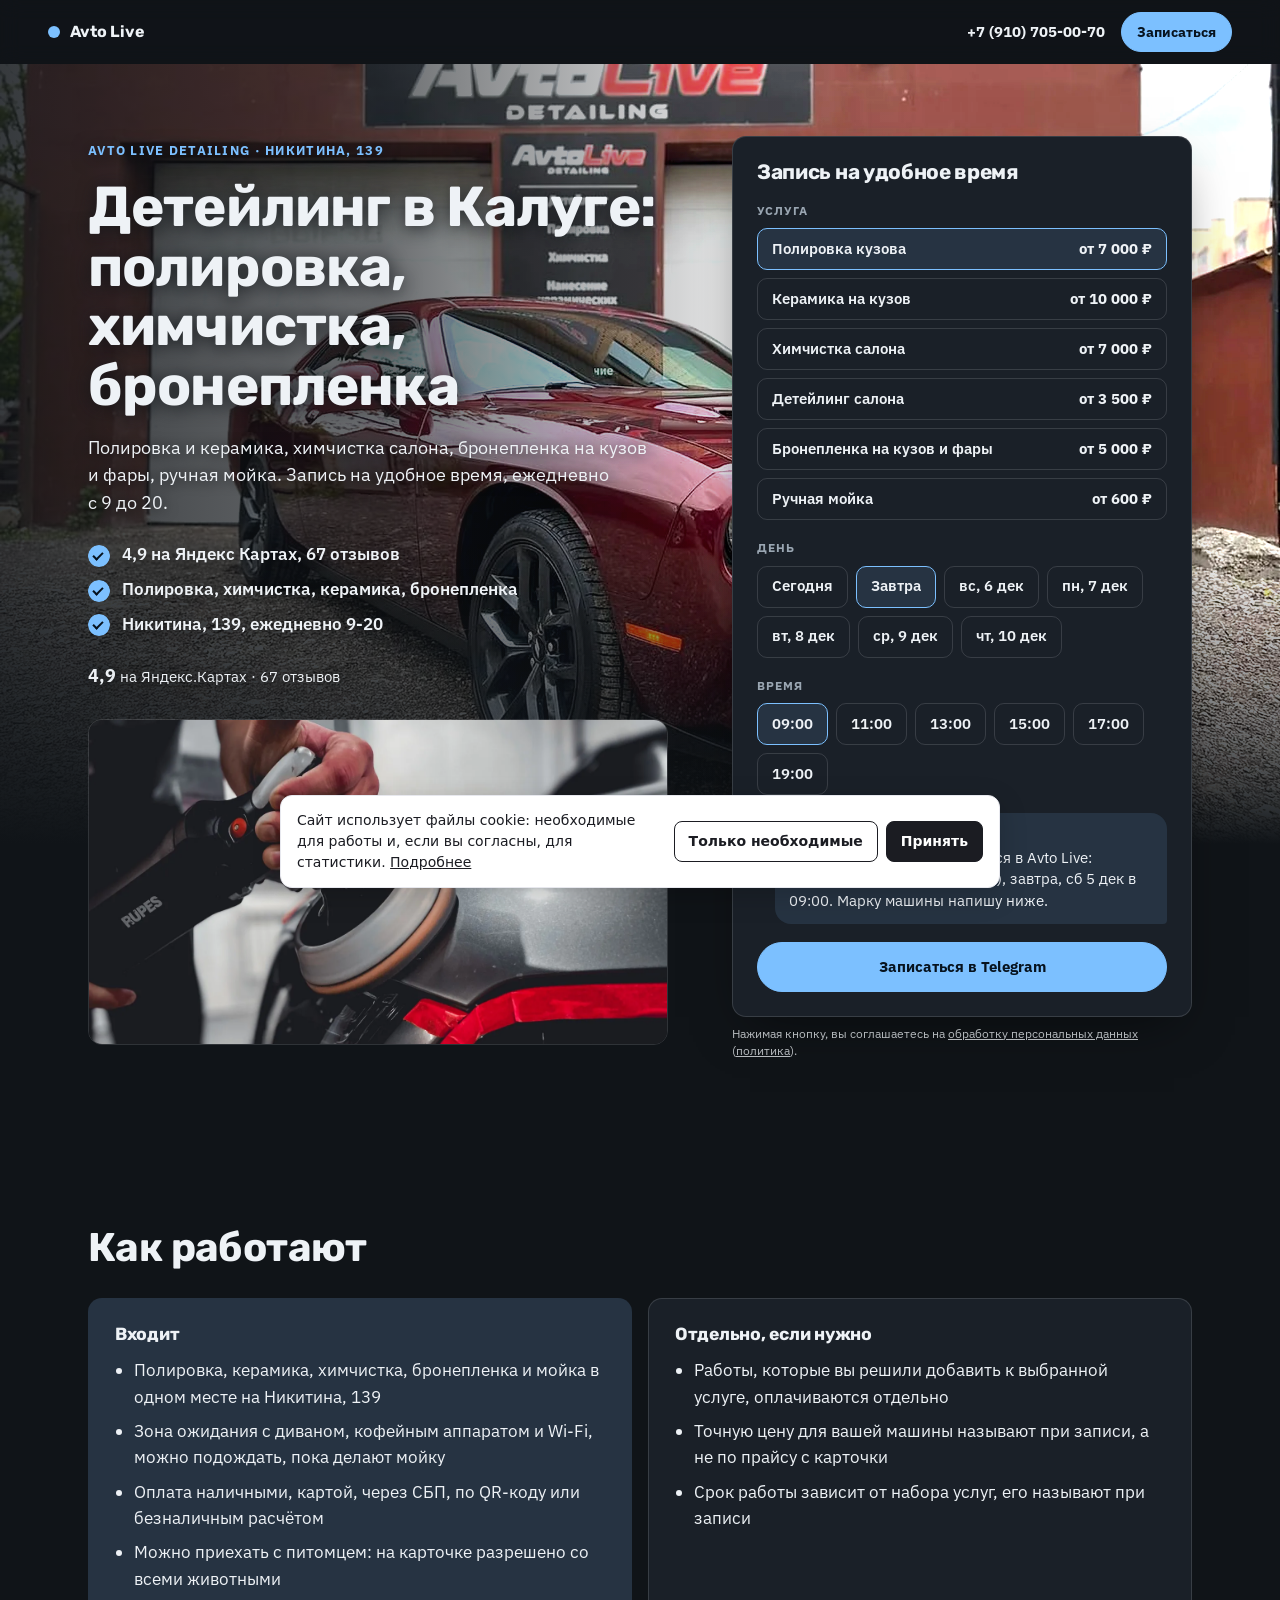
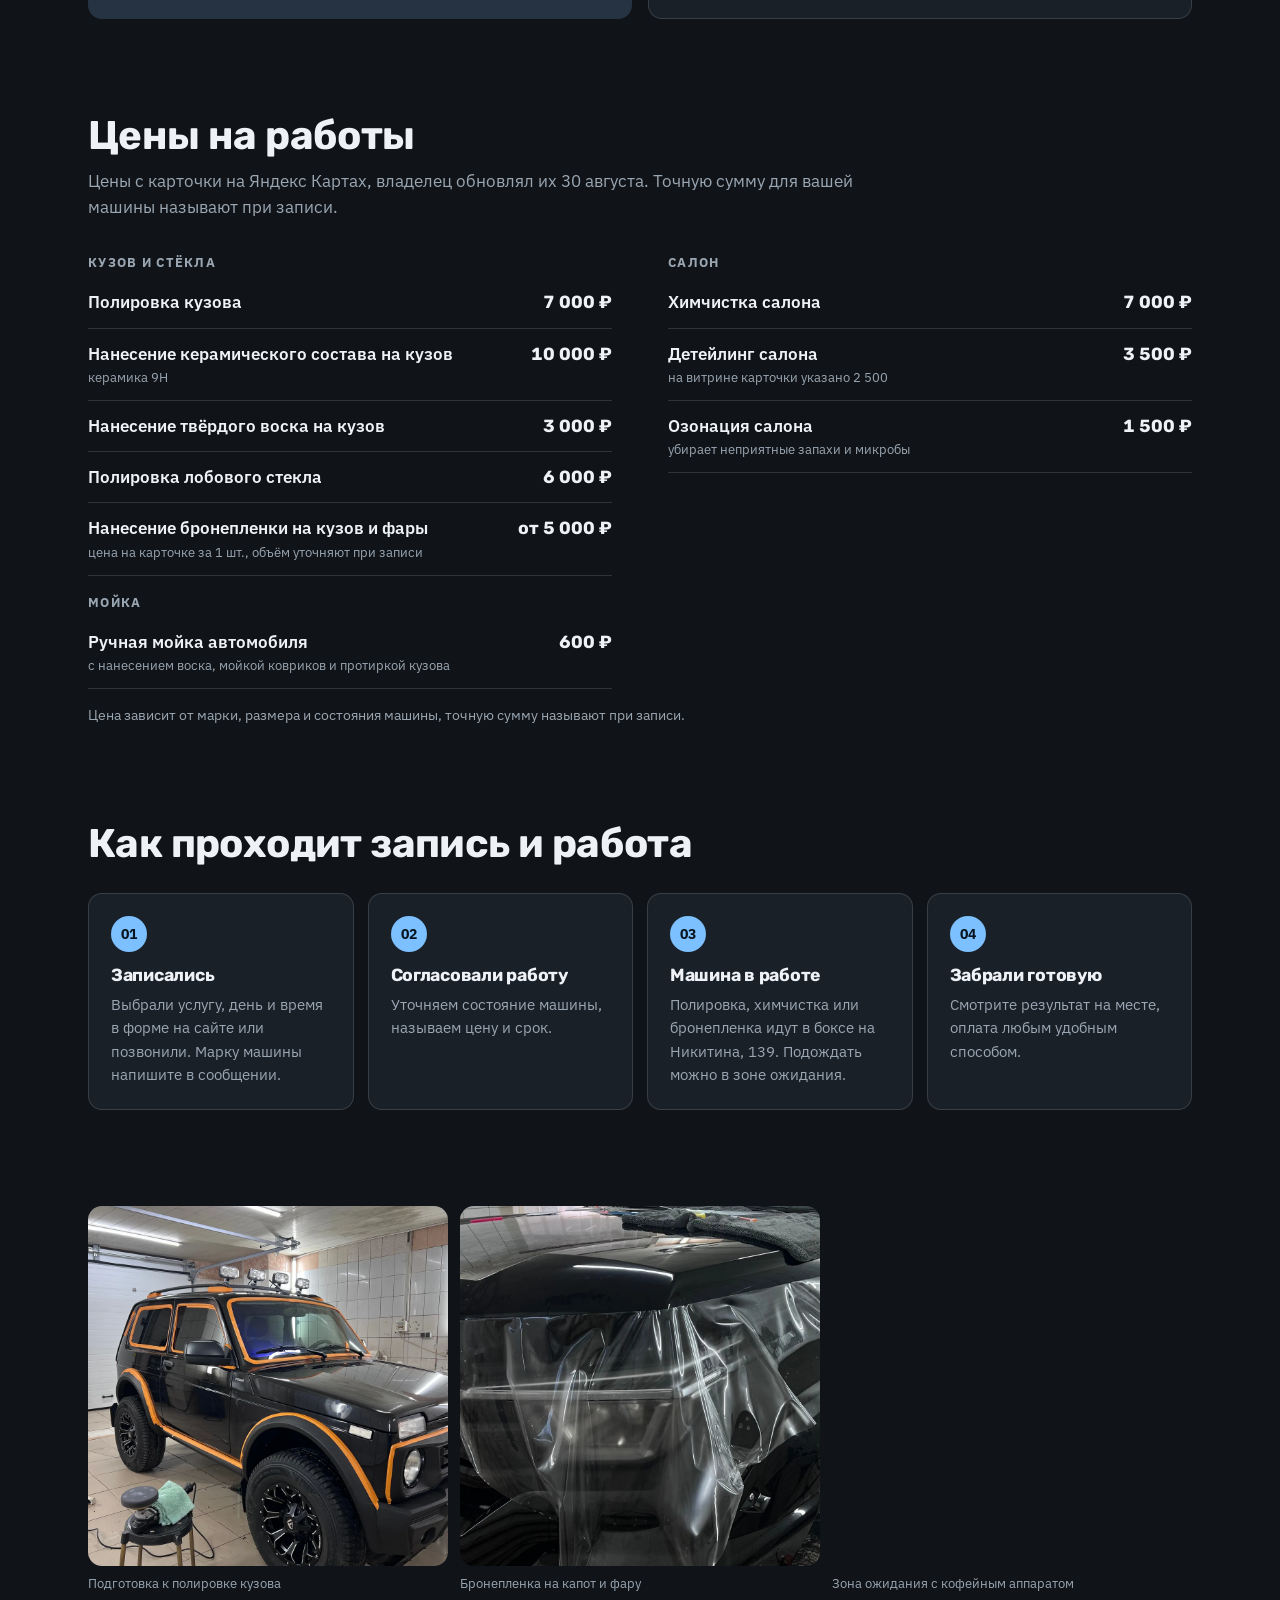
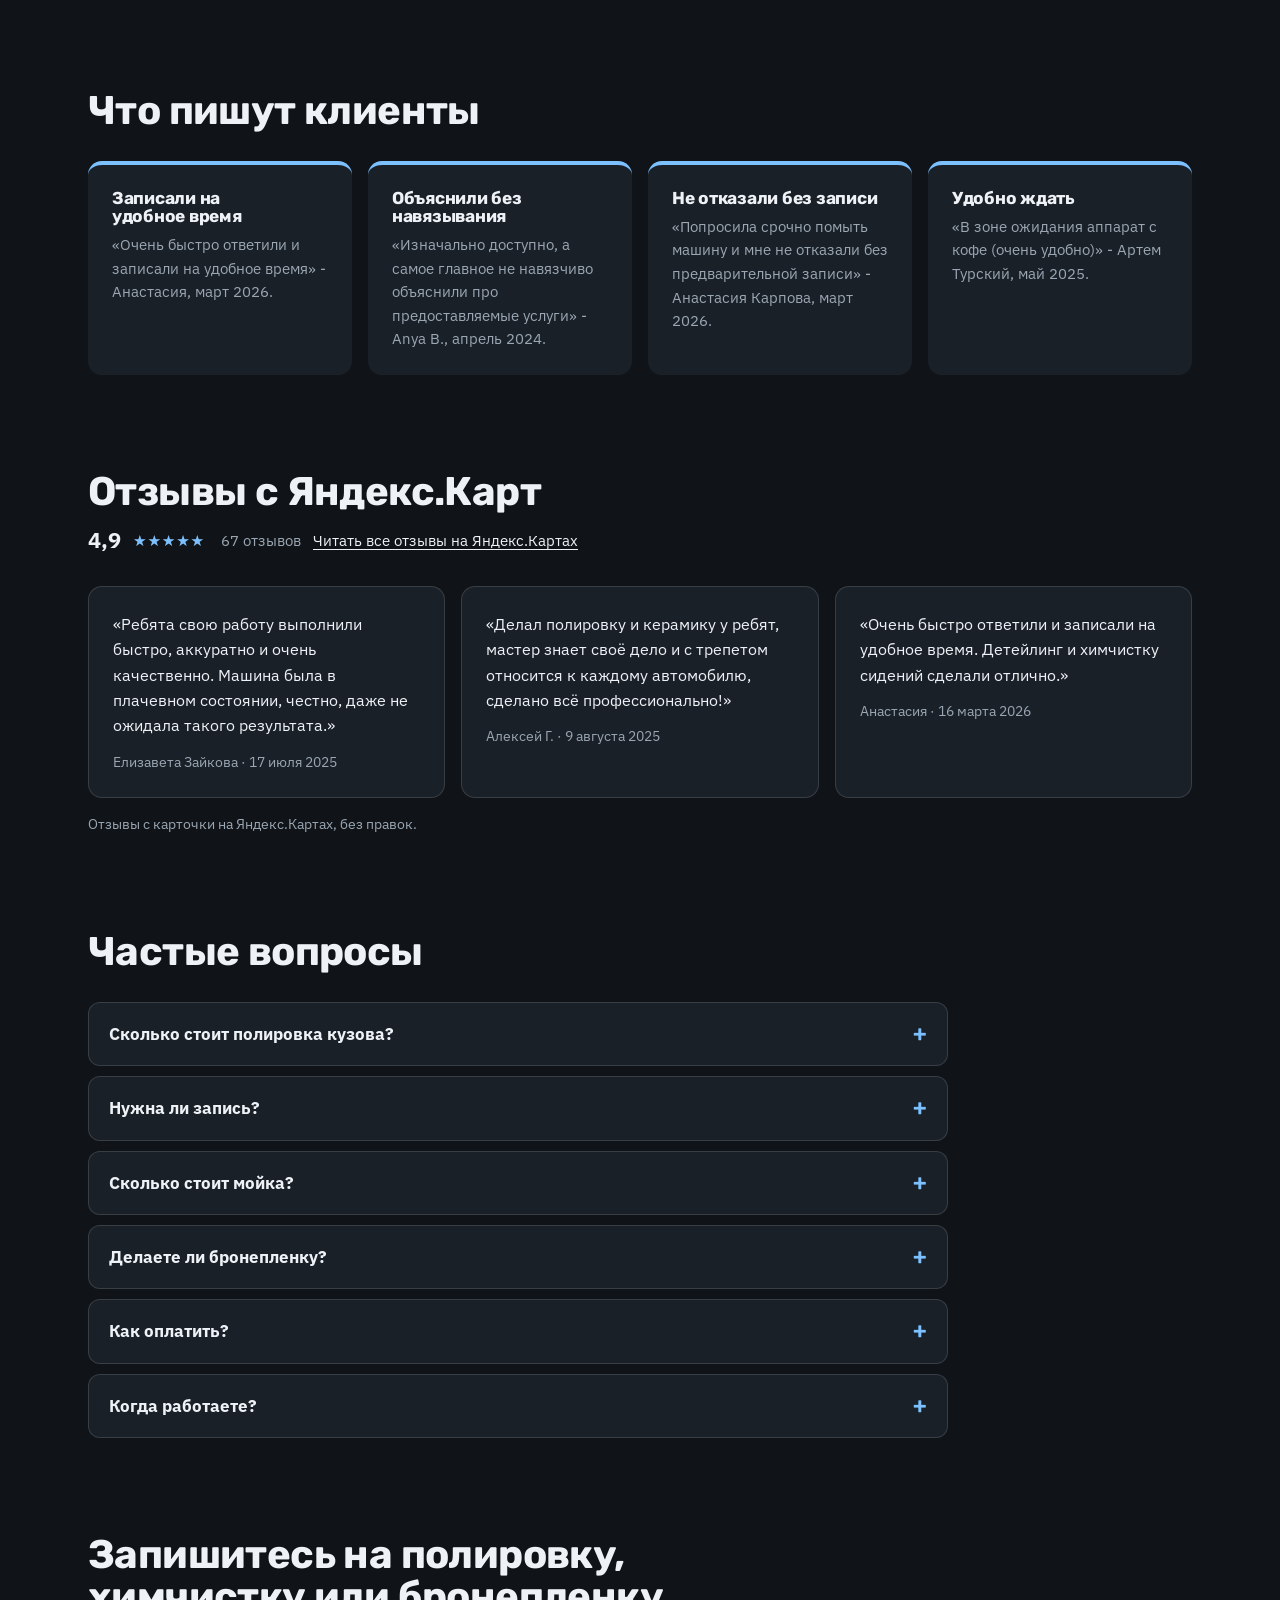
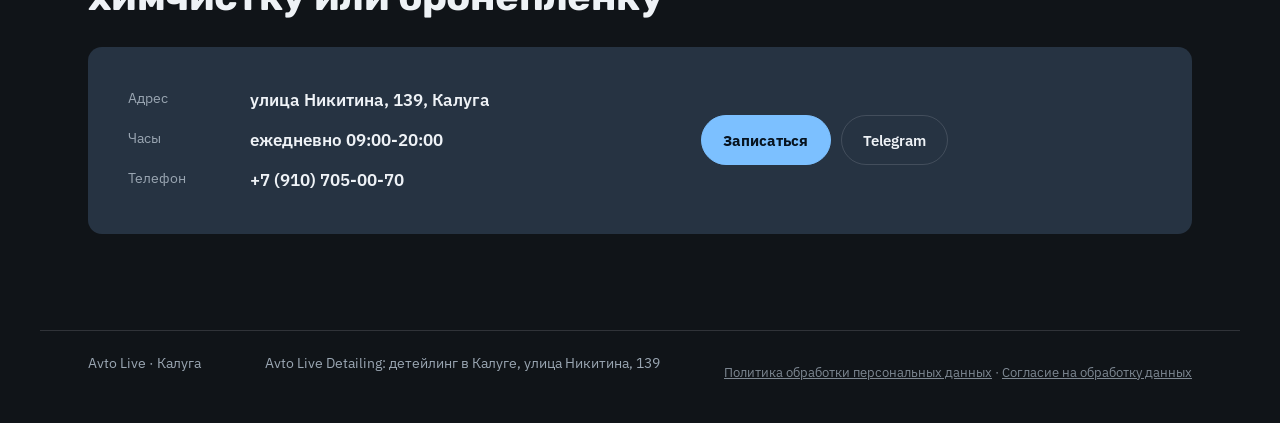
<file: index.html>
<!doctype html>
<html lang="ru">
<head>
<meta charset="utf-8">
<meta name="robots" content="noindex, nofollow" data-publish>
<meta name="viewport" content="width=device-width, initial-scale=1, viewport-fit=cover">
<title>Avto Live · Детейлинг</title>
<meta name="description" content="Детейлинг в Калуге, улица Никитина, 139: полировка и керамика, химчистка салона, бронепленка на кузов и фары, ручная мойка. 4,9 на Яндекс Картах, 67 отзывов. Запись в Telegram или по телефону.">
<meta property="og:type" content="website">
<meta property="og:url" content="https://ajax55sv-cell.github.io/avto-live-kaluga/">
<meta property="og:title" content="Детейлинг в Калуге: полировка, химчистка, бронепленка">
<meta property="og:description" content="Детейлинг в Калуге, улица Никитина, 139: полировка и керамика, химчистка салона, бронепленка на кузов и фары, ручная мойка. 4,9 на Яндекс Картах, 67 отзывов. Запись в Telegram или по телефону.">
<meta property="og:image" content="https://ajax55sv-cell.github.io/avto-live-kaluga/assets/og.jpg">
<link rel="preload" as="image" href="assets/hero.webp" fetchpriority="high">
<link rel="icon" href="data:image/svg+xml,%3Csvg xmlns=%27http://www.w3.org/2000/svg%27 viewBox=%270 0 32 32%27%3E%3Crect x=%276%27 y=%276%27 width=%2720%27 height=%2720%27 rx=%275%27 fill=%27%237cc0ff%27/%3E%3C/svg%3E">
<link rel="preconnect" href="https://fonts.googleapis.com">
<link rel="preconnect" href="https://fonts.gstatic.com" crossorigin>
<link href="https://fonts.googleapis.com/css2?family=Rubik:wght@600;700&family=IBM+Plex+Sans:wght@400;500;600&display=swap" rel="stylesheet">
<style>
:root { --c-canvas: #101418; --c-surface: #1a2028; --c-ink: #eef2f6; --c-ink-soft: #9aa6b2; --c-accent: #7cc0ff; --c-accent-ink: #07131f; --c-accent-deep: #7cc0ff; --f-display: "Rubik", "Arial", system-ui, sans-serif; --f-text: "IBM Plex Sans", "Segoe UI", system-ui, sans-serif; --h1k: 1; }
</style>
<link rel="stylesheet" href="style-prod.css">
<script type="application/ld+json">{"@context":"https://schema.org","@type":"AutoRepair","name":"Avto Live Detailing","telephone":"+79107050070","openingHoursSpecification":[{"@type":"OpeningHoursSpecification","dayOfWeek":["Monday","Tuesday","Wednesday","Thursday","Friday","Saturday","Sunday"],"opens":"09:00","closes":"20:00"}],"address":{"@type":"PostalAddress","streetAddress":"улица Никитина, 139","addressLocality":"Калуга","addressCountry":"RU"},"aggregateRating":{"@type":"AggregateRating","ratingValue":"4.9","ratingCount":"113","reviewCount":"67"},"sameAs":["https://yandex.ru/maps/org/avto_live/112478070249/","https://vk.ru/avtoliveklg"]}</script>
<style>
/* legal-add */
.legal-links{margin-top:10px;font-size:13px;opacity:.8;hyphens:none}
.legal-links a{color:inherit}
.ckn{margin:8px 0 0;font-size:12px;line-height:1.45;opacity:.75;hyphens:none}
.ckn a{color:inherit;text-decoration:underline}
.ckb{position:fixed;left:12px;right:12px;bottom:12px;z-index:9999;max-width:720px;margin:0 auto;padding:14px 16px;background:#fff;color:#1b1c22;border:1px solid #e7e8ee;border-radius:12px;box-shadow:0 8px 28px rgba(0,0,0,.18);font:400 14px/1.5 system-ui,-apple-system,"Segoe UI",Arial,sans-serif;hyphens:none;display:flex;gap:12px;align-items:center;flex-wrap:wrap}
.ckb p{margin:0;flex:1 1 280px}
.ckb a{color:inherit;text-decoration:underline}
.ckb__b{display:flex;gap:8px;flex-wrap:wrap}
.ckb button{font:inherit;font-weight:600;padding:9px 14px;border-radius:8px;border:1px solid #1b1c22;background:#fff;color:#1b1c22;cursor:pointer}
.ckb button[data-v="all"]{background:#1b1c22;color:#fff}
</style>
</head>
<body class="s-prod" id="top" data-wa="" data-tg="m/Q-XZQND0OTUy" data-max="">
<header class="s-bar" data-s-bar>
  <a class="s-bar__brand" href="#top"><i aria-hidden="true"></i>Avto Live</a>
  <div class="s-bar__right">
    <a class="s-bar__tel" href="tel:+79107050070">+7 (910) 705-00-70</a>
    <a class="s-btn s-btn--sm" href="#widget">Записаться</a>
  </div>
</header>
<main>
  <section class="s-hero">
    <div class="s-hero__text">
      <p class="s-eyebrow">Avto Live Detailing · Никитина, 139</p>
      <h1>Детейлинг в Калуге: полировка, химчистка, бронепленка</h1>
      <p class="s-lead">Полировка и керамика, химчистка салона, бронепленка на кузов и фары, ручная мойка. Запись на удобное время, ежедневно с 9 до 20.</p>
      <ul class="s-ticks"><li>4,9 на Яндекс Картах, 67 отзывов</li><li>Полировка, химчистка, керамика, бронепленка</li><li>Никитина, 139, ежедневно 9-20</li></ul>
      <p class="s-rating"><b>4,9</b> на Яндекс.Картах · 67 отзывов</p>
      <figure class="s-hero__photo"><img class="" src="assets/polirovka.webp" alt="Мастер полирует крыло серой машины полировальной машинкой, края заклеены красным скотчем" loading="lazy" decoding="async" style="object-position:50% 50%"></figure>
    </div>
    <div class="s-hero__widget" id="widget"><form class="s-widget" data-s-booking data-days="7" data-closed="" data-slots="09:00,11:00,13:00,15:00,17:00,19:00" data-message="Здравствуйте! Хочу записаться в Avto Live: {услуга}, {день} в {время}. Марку машины напишу ниже." onsubmit="return false">
      <h2 class="s-widget__title">Запись на удобное время</h2>
      <fieldset><legend>Услуга</legend>
        <div class="s-chips s-chips--col"><label class="s-chip s-chip--row"><input type="radio" name="svc" value="0" data-name="Полировка кузова" data-price="7000" data-from="1" data-min="" checked><span>Полировка кузова</span><b>от 7 000 ₽</b></label><label class="s-chip s-chip--row"><input type="radio" name="svc" value="1" data-name="Керамика на кузов" data-price="10000" data-from="1" data-min=""><span>Керамика на кузов</span><b>от 10 000 ₽</b></label><label class="s-chip s-chip--row"><input type="radio" name="svc" value="2" data-name="Химчистка салона" data-price="7000" data-from="1" data-min=""><span>Химчистка салона</span><b>от 7 000 ₽</b></label><label class="s-chip s-chip--row"><input type="radio" name="svc" value="3" data-name="Детейлинг салона" data-price="3500" data-from="1" data-min=""><span>Детейлинг салона</span><b>от 3 500 ₽</b></label><label class="s-chip s-chip--row"><input type="radio" name="svc" value="4" data-name="Бронепленка на кузов и фары" data-price="5000" data-from="1" data-min=""><span>Бронепленка на кузов и фары</span><b>от 5 000 ₽</b></label><label class="s-chip s-chip--row"><input type="radio" name="svc" value="5" data-name="Ручная мойка" data-price="600" data-from="1" data-min=""><span>Ручная мойка</span><b>от 600 ₽</b></label></div>
      </fieldset>
      <fieldset><legend>День</legend><div class="s-chips" data-s-days></div></fieldset>
      <fieldset><legend>Время</legend><div class="s-chips" data-s-times></div></fieldset>
      <div class="s-bubble" aria-live="polite"><span class="s-bubble__label">Ваше сообщение</span><p data-s-bubble></p></div>
      <div class="s-send">
        <a class="s-btn s-btn--wide" data-s-msg="telegram" href="#">Записаться в Telegram</a>
      </div>
      <p class="s-send__note" data-s-copied hidden>Текст скопирован - вставьте его в чат.</p>
      
    </form><p class="ckn">Нажимая кнопку, вы соглашаетесь на <a href="soglasie.html">обработку персональных данных</a> (<a href="politika.html">политика</a>).</p></div>
    <figure class="s-hero__bg" aria-hidden="true"><img class="" src="assets/hero.webp" alt="Тёмно-красный Dodge Challenger у входа в студию Avto Live Detailing" decoding="async" style="object-position:62% 62%" fetchpriority="high"></figure>
  </section>

  <section class="s-section s-reveal">
    <header class="s-section__head"><h2>Как работают</h2></header>
    <div class="s-incl">
      <div><h3>Входит</h3><ul><li>Полировка, керамика, химчистка, бронепленка и мойка в одном месте на Никитина, 139</li><li>Зона ожидания с диваном, кофейным аппаратом и Wi-Fi, можно подождать, пока делают мойку</li><li>Оплата наличными, картой, через СБП, по QR-коду или безналичным расчётом</li><li>Можно приехать с питомцем: на карточке разрешено со всеми животными</li></ul></div>
      <div><h3>Отдельно, если нужно</h3><ul><li>Работы, которые вы решили добавить к выбранной услуге, оплачиваются отдельно</li><li>Точную цену для вашей машины называют при записи, а не по прайсу с карточки</li><li>Срок работы зависит от набора услуг, его называют при записи</li></ul></div>
    </div>
  </section>

  <section class="s-section s-reveal" id="prices">
    <header class="s-section__head"><h2>Цены на работы</h2><p>Цены с карточки на Яндекс Картах, владелец обновлял их 30 августа. Точную сумму для вашей машины называют при записи.</p></header>
    <div class="s-board"><div class="s-board__group">
      <h3 class="s-board__title">Кузов и стёкла</h3>
      <ul class="s-board__list">
        <li class="s-board__row"><span class="s-board__name">Полировка кузова</span><span class="s-board__dots" aria-hidden="true"></span><span class="s-board__price">7 000 ₽</span></li>
        <li class="s-board__row"><span class="s-board__name">Нанесение керамического состава на кузов<em>керамика 9H</em></span><span class="s-board__dots" aria-hidden="true"></span><span class="s-board__price">10 000 ₽</span></li>
        <li class="s-board__row"><span class="s-board__name">Нанесение твёрдого воска на кузов</span><span class="s-board__dots" aria-hidden="true"></span><span class="s-board__price">3 000 ₽</span></li>
        <li class="s-board__row"><span class="s-board__name">Полировка лобового стекла</span><span class="s-board__dots" aria-hidden="true"></span><span class="s-board__price">6 000 ₽</span></li>
        <li class="s-board__row"><span class="s-board__name">Нанесение бронепленки на кузов и фары<em>цена на карточке за 1 шт., объём уточняют при записи</em></span><span class="s-board__dots" aria-hidden="true"></span><span class="s-board__price">от 5 000 ₽</span></li>
      </ul>
    </div>
<div class="s-board__group">
      <h3 class="s-board__title">Салон</h3>
      <ul class="s-board__list">
        <li class="s-board__row"><span class="s-board__name">Химчистка салона</span><span class="s-board__dots" aria-hidden="true"></span><span class="s-board__price">7 000 ₽</span></li>
        <li class="s-board__row"><span class="s-board__name">Детейлинг салона<em>на витрине карточки указано 2 500</em></span><span class="s-board__dots" aria-hidden="true"></span><span class="s-board__price">3 500 ₽</span></li>
        <li class="s-board__row"><span class="s-board__name">Озонация салона<em>убирает неприятные запахи и микробы</em></span><span class="s-board__dots" aria-hidden="true"></span><span class="s-board__price">1 500 ₽</span></li>
      </ul>
    </div>
<div class="s-board__group">
      <h3 class="s-board__title">Мойка</h3>
      <ul class="s-board__list">
        <li class="s-board__row"><span class="s-board__name">Ручная мойка автомобиля<em>с нанесением воска, мойкой ковриков и протиркой кузова</em></span><span class="s-board__dots" aria-hidden="true"></span><span class="s-board__price">600 ₽</span></li>
      </ul>
    </div></div>
    <p class="s-note">Цена зависит от марки, размера и состояния машины, точную сумму называют при записи.</p>
  </section>

  <section class="s-section s-reveal">
    <header class="s-section__head"><h2>Как проходит запись и работа</h2></header>
    <ol class="s-steps">
      <li class="s-steps__item"><span class="s-steps__n">01</span><h3>Записались</h3><p>Выбрали услугу, день и время в форме на сайте или позвонили. Марку машины напишите в сообщении.</p></li>
      <li class="s-steps__item"><span class="s-steps__n">02</span><h3>Согласовали работу</h3><p>Уточняем состояние машины, называем цену и срок.</p></li>
      <li class="s-steps__item"><span class="s-steps__n">03</span><h3>Машина в работе</h3><p>Полировка, химчистка или бронепленка идут в боксе на Никитина, 139. Подождать можно в зоне ожидания.</p></li>
      <li class="s-steps__item"><span class="s-steps__n">04</span><h3>Забрали готовую</h3><p>Смотрите результат на месте, оплата любым удобным способом.</p></li>
    </ol>
  </section>

  <section class="s-photos s-reveal" aria-label="Фото"><figure><img class="" src="assets/niva.webp" alt="Чёрная Нива в боксе: кузов заклеен малярным скотчем, рядом полировальная машинка" loading="lazy" decoding="async"><figcaption>Подготовка к полировке кузова</figcaption></figure><figure><img class="" src="assets/plenka.webp" alt="Прозрачная защитная пленка на капоте и фаре чёрного внедорожника" loading="lazy" decoding="async"><figcaption>Бронепленка на капот и фару</figcaption></figure><figure><img class="" src="assets/zal.webp" alt="Зона ожидания студии: диван, телевизор и кофейный аппарат" loading="lazy" decoding="async"><figcaption>Зона ожидания с кофейным аппаратом</figcaption></figure></section>

  <section class="s-section s-reveal">
    <header class="s-section__head"><h2>Что пишут клиенты</h2></header>
    <ul class="s-promises">
      <li><h3>Записали на удобное время</h3><p>«Очень быстро ответили и записали на удобное время» - Анастасия, март 2026.</p></li>
      <li><h3>Объяснили без навязывания</h3><p>«Изначально доступно, а самое главное не навязчиво объяснили про предоставляемые услуги» - Anya B., апрель 2024.</p></li>
      <li><h3>Не отказали без записи</h3><p>«Попросила срочно помыть машину и мне не отказали без предварительной записи» - Анастасия Карпова, март 2026.</p></li>
      <li><h3>Удобно ждать</h3><p>«В зоне ожидания аппарат с кофе (очень удобно)» - Артем Турский, май 2025.</p></li>
    </ul>
  </section>

  <section class="s-section s-reveal">
    <header class="s-section__head s-section__head--reviews"><h2>Отзывы с Яндекс.Карт</h2><p class="s-reviews__rating"><span class="s-reviews__num">4,9</span><span class="s-reviews__stars" style="--r: 4.9" aria-label="рейтинг 4,9 из 5"></span><span class="s-reviews__count">67 отзывов</span><a class="s-reviews__all" href="https://yandex.ru/maps/org/avto_live/112478070249/" target="_blank" rel="noopener">Читать все отзывы на Яндекс.Картах</a></p></header>
    <ul class="s-reviews">
      <li><blockquote>«Ребята свою работу выполнили быстро, аккуратно и очень качественно. Машина была в плачевном состоянии, честно, даже не ожидала такого результата.»</blockquote><p class="s-reviews__who">Елизавета Зайкова · 17 июля 2025</p></li>
      <li><blockquote>«Делал полировку и керамику у ребят, мастер знает своё дело и с трепетом относится к каждому автомобилю, сделано всё профессионально!»</blockquote><p class="s-reviews__who">Алексей Г. · 9 августа 2025</p></li>
      <li><blockquote>«Очень быстро ответили и записали на удобное время. Детейлинг и химчистку сидений сделали отлично.»</blockquote><p class="s-reviews__who">Анастасия · 16 марта 2026</p></li>
    </ul>
    <p class="s-note">Отзывы с карточки на Яндекс.Картах, без правок.</p>
  </section>

  <section class="s-section s-reveal">
    <header class="s-section__head"><h2>Частые вопросы</h2></header>
    <div class="s-faq"><details><summary>Сколько стоит полировка кузова?</summary><p>На карточке указано 7 000 ₽, цены обновлены 30 августа. Для вашей машины сумму называют при записи: она зависит от размера и состояния кузова.</p></details><details><summary>Нужна ли запись?</summary><p>Лучше записаться на удобное время заранее. Клиенты пишут, что их записывали на удобное время, а срочную мойку делали и без записи, но в загруженный день места может не быть.</p></details><details><summary>Сколько стоит мойка?</summary><p>На карточке ручная мойка с нанесением воска, мойкой ковриков и протиркой кузова стоит 600 ₽. Один клиент писал, что за мойку заплатил 2 500 ₽, поэтому сумму для вашей машины называют при записи.</p></details><details><summary>Делаете ли бронепленку?</summary><p>Да, на карточке есть нанесение бронепленки на кузов и фары, цена указана 5 000 ₽ за 1 шт. Какие элементы и сколько это стоит для вашей машины, называют при записи.</p></details><details><summary>Как оплатить?</summary><p>Наличными, картой, через СБП, по QR-коду или безналичным расчётом.</p></details><details><summary>Когда работаете?</summary><p>Ежедневно с 9:00 до 20:00, улица Никитина, 139.</p></details></div>
  </section>

  <section class="s-section s-final s-reveal" id="contacts">
    <header class="s-section__head"><h2>Запишитесь на полировку, химчистку или бронепленку</h2></header>
    <div class="s-contacts">
      <dl>
        <div><dt>Адрес</dt><dd>улица Никитина, 139, Калуга</dd></div>
        <div><dt>Часы</dt><dd>ежедневно 09:00-20:00</dd></div>
        <div><dt>Телефон</dt><dd><a href="tel:+79107050070">+7 (910) 705-00-70</a></dd></div>
      </dl>
      <div class="s-contacts__actions">
        <a class="s-btn" href="#widget">Записаться</a>
        
        <a class="s-btn s-btn--ghost" data-s-msg="telegram" href="#">Telegram</a>
      </div>
    </div>
  </section>
</main>
<footer class="s-foot"><p>Avto Live · Калуга</p><p>Avto Live Detailing: детейлинг в Калуге, улица Никитина, 139</p><p class="legal-links"><a href="politika.html">Политика обработки персональных данных</a> · <a href="soglasie.html">Согласие на обработку данных</a></p></footer>
<nav class="s-dock" aria-label="Быстрая связь"><a class="s-btn" href="#widget">Записаться</a><a class="s-btn s-btn--ghost" href="tel:+79107050070">Позвонить</a></nav>
<script src="style.js" defer></script>
<script>
(function(){var K='cookie-choice';try{if(localStorage.getItem(K))return}catch(e){}
var b=document.createElement('div');b.className='ckb';b.setAttribute('role','dialog');b.setAttribute('aria-label','Файлы cookie');
b.innerHTML='<p>Сайт использует файлы cookie: необходимые для работы и, если вы согласны, для статистики. <a href="politika.html">Подробнее</a></p><div class="ckb__b"><button type="button" data-v="necessary">Только необходимые</button><button type="button" data-v="all">Принять</button></div>';
b.addEventListener('click',function(e){var v=e.target.getAttribute&&e.target.getAttribute('data-v');if(!v)return;try{localStorage.setItem(K,v)}catch(x){}try{document.dispatchEvent(new CustomEvent('cookie-choice',{detail:v}))}catch(x){}b.remove()});
document.body.appendChild(b)})();
</script>
<!-- legal-add -->
</body>
</html>
</file>
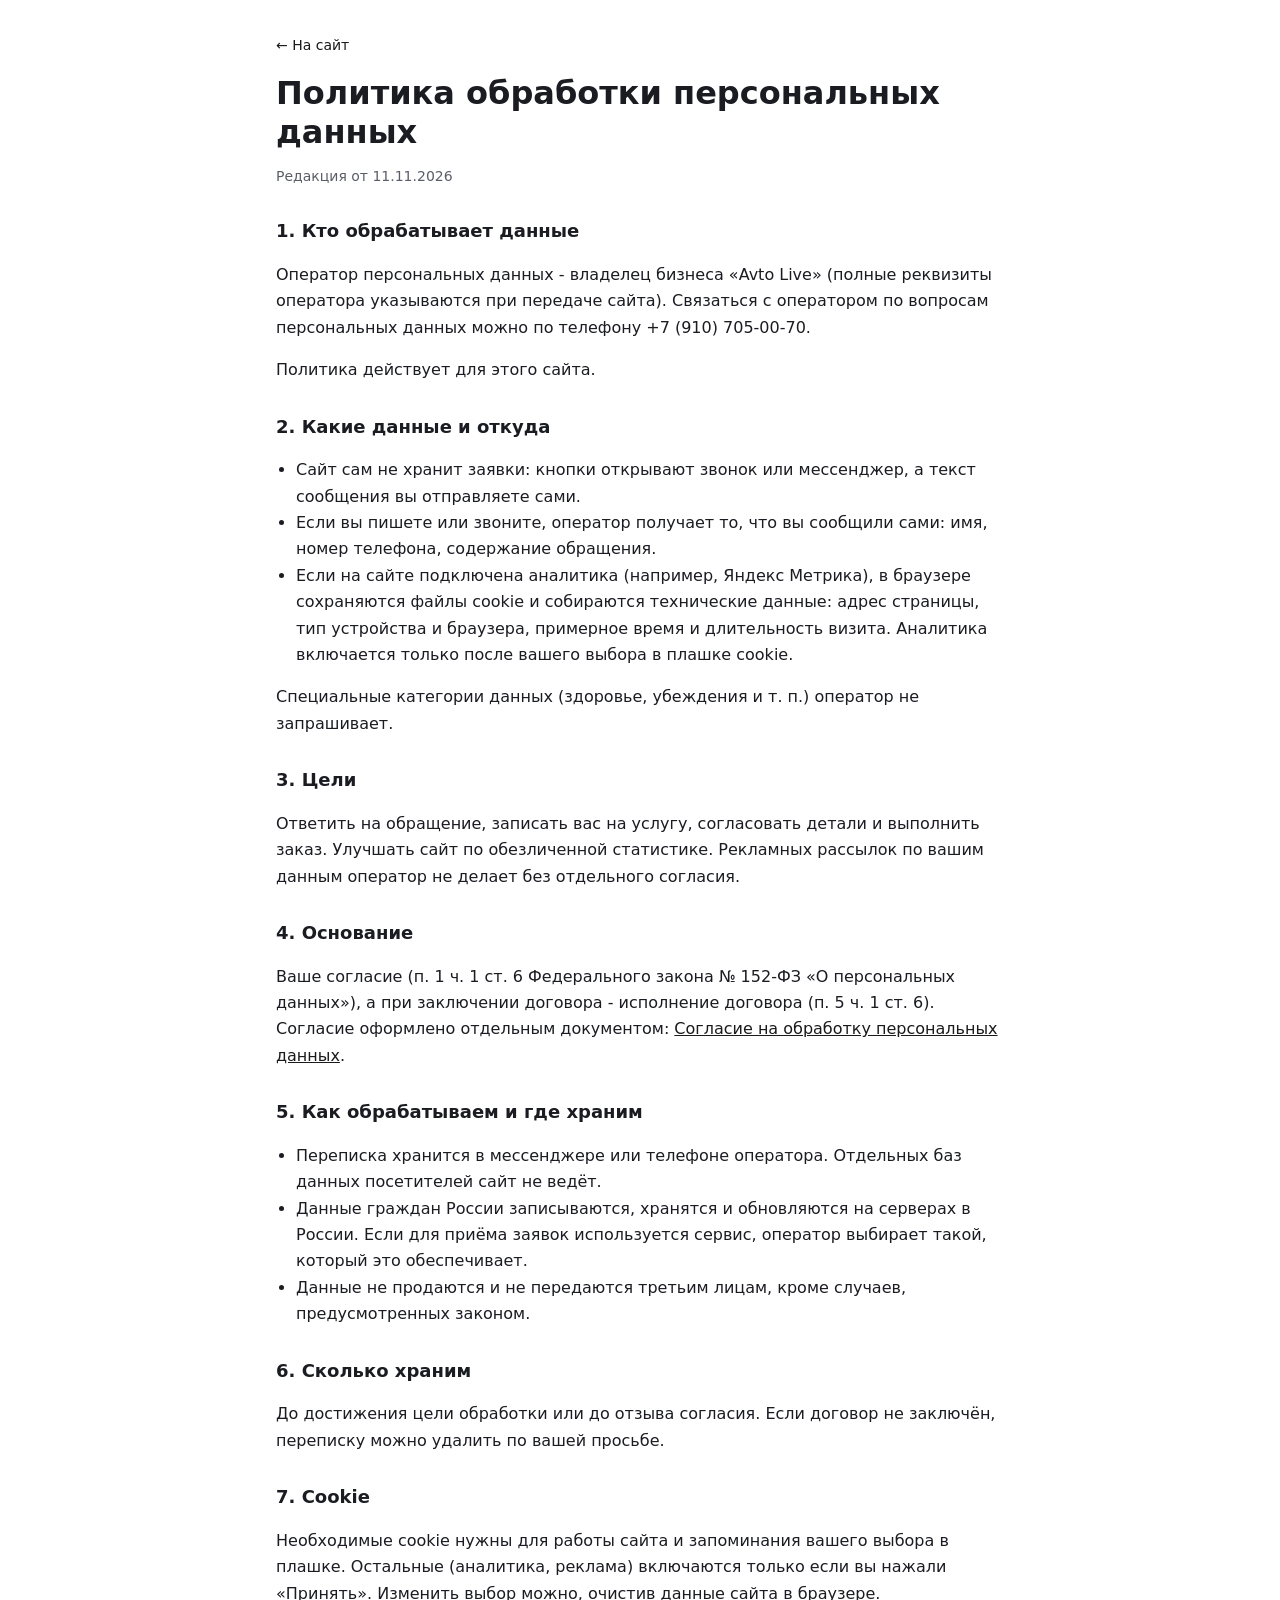
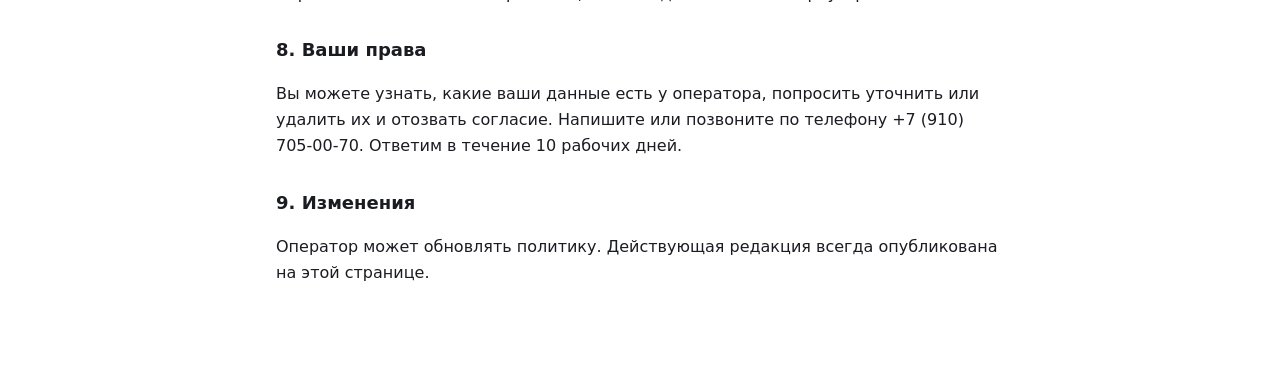
<file: politika.html>
<!doctype html>
<html lang="ru">
<head>
<meta charset="utf-8">
<meta name="viewport" content="width=device-width, initial-scale=1">
<title>Политика обработки персональных данных - Avto Live</title>
<style>:root{--accent:#1a1a1a;--ink:#1b1c22;--ink-2:#5b5d68;--line:#e7e8ee}
*{box-sizing:border-box}
html,body,h1,h2,p,li{hyphens:none;-webkit-hyphens:none}
body{margin:0;background:#fff;color:var(--ink);font:400 16px/1.65 system-ui,-apple-system,"Segoe UI",Arial,sans-serif}
main{max-width:760px;margin:0 auto;padding:32px 16px 64px}
a{color:var(--accent)}
h1{font-size:clamp(24px,4vw,32px);line-height:1.2;margin:16px 0 6px}
h2{font-size:18px;margin:28px 0 8px}
.muted{color:var(--ink-2);font-size:14px}
.back{font-size:14px;text-decoration:none}
ul{padding-left:20px}</style>
</head>
<body>
<main>
<a class="back" href="./">← На сайт</a>
<h1>Политика обработки персональных данных</h1>
<p class="muted">Редакция от 11.11.2026</p>

<h2>1. Кто обрабатывает данные</h2>
<p>Оператор персональных данных - владелец бизнеса «Avto Live» (полные реквизиты оператора указываются при передаче сайта). Связаться с оператором по вопросам персональных данных можно по телефону +7 (910) 705-00-70.</p>
<p>Политика действует для этого сайта.</p>

<h2>2. Какие данные и откуда</h2>
<ul>
<li>Сайт сам не хранит заявки: кнопки открывают звонок или мессенджер, а текст сообщения вы отправляете сами.</li>
<li>Если вы пишете или звоните, оператор получает то, что вы сообщили сами: имя, номер телефона, содержание обращения.</li>
<li>Если на сайте подключена аналитика (например, Яндекс Метрика), в браузере сохраняются файлы cookie и собираются технические данные: адрес страницы, тип устройства и браузера, примерное время и длительность визита. Аналитика включается только после вашего выбора в плашке cookie.</li>
</ul>
<p>Специальные категории данных (здоровье, убеждения и т. п.) оператор не запрашивает.</p>

<h2>3. Цели</h2>
<p>Ответить на обращение, записать вас на услугу, согласовать детали и выполнить заказ. Улучшать сайт по обезличенной статистике. Рекламных рассылок по вашим данным оператор не делает без отдельного согласия.</p>

<h2>4. Основание</h2>
<p>Ваше согласие (п. 1 ч. 1 ст. 6 Федерального закона № 152-ФЗ «О персональных данных»), а при заключении договора - исполнение договора (п. 5 ч. 1 ст. 6). Согласие оформлено отдельным документом: <a href="soglasie.html">Согласие на обработку персональных данных</a>.</p>

<h2>5. Как обрабатываем и где храним</h2>
<ul>
<li>Переписка хранится в мессенджере или телефоне оператора. Отдельных баз данных посетителей сайт не ведёт.</li>
<li>Данные граждан России записываются, хранятся и обновляются на серверах в России. Если для приёма заявок используется сервис, оператор выбирает такой, который это обеспечивает.</li>
<li>Данные не продаются и не передаются третьим лицам, кроме случаев, предусмотренных законом.</li>
</ul>

<h2>6. Сколько храним</h2>
<p>До достижения цели обработки или до отзыва согласия. Если договор не заключён, переписку можно удалить по вашей просьбе.</p>

<h2>7. Cookie</h2>
<p>Необходимые cookie нужны для работы сайта и запоминания вашего выбора в плашке. Остальные (аналитика, реклама) включаются только если вы нажали «Принять». Изменить выбор можно, очистив данные сайта в браузере.</p>

<h2>8. Ваши права</h2>
<p>Вы можете узнать, какие ваши данные есть у оператора, попросить уточнить или удалить их и отозвать согласие. Напишите или позвоните по телефону +7 (910) 705-00-70. Ответим в течение 10 рабочих дней.</p>

<h2>9. Изменения</h2>
<p>Оператор может обновлять политику. Действующая редакция всегда опубликована на этой странице.</p>

</main>
</body>
</html>
</file>
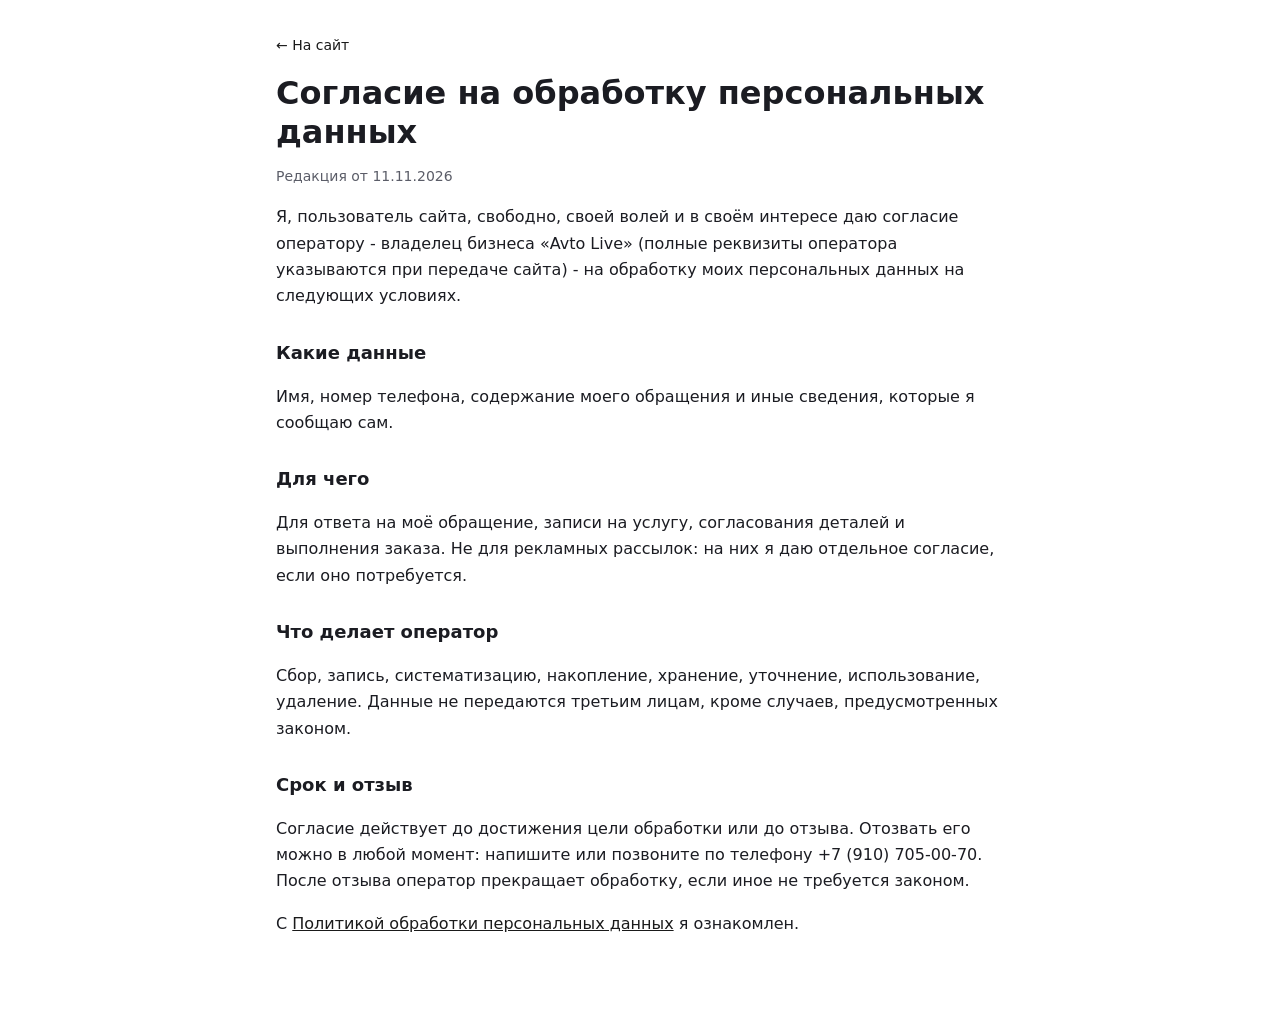
<file: soglasie.html>
<!doctype html>
<html lang="ru">
<head>
<meta charset="utf-8">
<meta name="viewport" content="width=device-width, initial-scale=1">
<title>Согласие на обработку персональных данных - Avto Live</title>
<style>:root{--accent:#1a1a1a;--ink:#1b1c22;--ink-2:#5b5d68;--line:#e7e8ee}
*{box-sizing:border-box}
html,body,h1,h2,p,li{hyphens:none;-webkit-hyphens:none}
body{margin:0;background:#fff;color:var(--ink);font:400 16px/1.65 system-ui,-apple-system,"Segoe UI",Arial,sans-serif}
main{max-width:760px;margin:0 auto;padding:32px 16px 64px}
a{color:var(--accent)}
h1{font-size:clamp(24px,4vw,32px);line-height:1.2;margin:16px 0 6px}
h2{font-size:18px;margin:28px 0 8px}
.muted{color:var(--ink-2);font-size:14px}
.back{font-size:14px;text-decoration:none}
ul{padding-left:20px}</style>
</head>
<body>
<main>
<a class="back" href="./">← На сайт</a>
<h1>Согласие на обработку персональных данных</h1>
<p class="muted">Редакция от 11.11.2026</p>

<p>Я, пользователь сайта, свободно, своей волей и в своём интересе даю согласие оператору - владелец бизнеса «Avto Live» (полные реквизиты оператора указываются при передаче сайта) - на обработку моих персональных данных на следующих условиях.</p>

<h2>Какие данные</h2>
<p>Имя, номер телефона, содержание моего обращения и иные сведения, которые я сообщаю сам.</p>

<h2>Для чего</h2>
<p>Для ответа на моё обращение, записи на услугу, согласования деталей и выполнения заказа. Не для рекламных рассылок: на них я даю отдельное согласие, если оно потребуется.</p>

<h2>Что делает оператор</h2>
<p>Сбор, запись, систематизацию, накопление, хранение, уточнение, использование, удаление. Данные не передаются третьим лицам, кроме случаев, предусмотренных законом.</p>

<h2>Срок и отзыв</h2>
<p>Согласие действует до достижения цели обработки или до отзыва. Отозвать его можно в любой момент: напишите или позвоните по телефону +7 (910) 705-00-70. После отзыва оператор прекращает обработку, если иное не требуется законом.</p>

<p>С <a href="politika.html">Политикой обработки персональных данных</a> я ознакомлен.</p>

</main>
</body>
</html>
</file>
<file: style-prod.css>
/* Стиль «Продающий»: лендинг под заявки. Главная деталь – калькулятор или онлайн-запись на первом экране
   и живое «сообщение-превью», которое уходит владельцу в мессенджер. Цвета и шрифты – из палитры ниши. */
*, *::before, *::after { box-sizing: border-box; }
:root {
  --hair: color-mix(in srgb, var(--c-ink) 14%, transparent);
  --tint: color-mix(in srgb, var(--c-accent) 12%, var(--c-surface));
  --wrap: 1200px; --gut: clamp(16px, 4vw, 48px);
  --r: 14px;
  --shadow: 0 18px 50px -18px color-mix(in srgb, #000 55%, transparent);
}
html { scroll-behavior: smooth; -webkit-text-size-adjust: 100%; overflow-x: clip; }
body { margin: 0; background: var(--c-canvas); color: var(--c-ink); font: 400 17px/1.55 var(--f-text); -webkit-font-smoothing: antialiased; }
img { display: block; max-width: 100%; }
a { color: inherit; }
h1, h2, h3 { font-family: var(--f-display); font-weight: 700; line-height: 1.06; margin: 0; letter-spacing: -.015em; text-wrap: balance; }
p { margin: 0; }
fieldset { border: 0; margin: 0; padding: 0; min-width: 0; }
:focus-visible { outline: 2px solid var(--c-accent); outline-offset: 3px; border-radius: 4px; }

.s-btn { display: inline-flex; align-items: center; justify-content: center; min-height: 50px; padding: 0 1.4em; border-radius: 999px;
  background: var(--c-accent); color: var(--c-accent-ink); font: 700 .95rem/1.1 var(--f-text); text-decoration: none; border: 1px solid var(--c-accent);
  text-align: center; transition: filter .2s ease, transform .2s ease; cursor: pointer; }
.s-btn:hover { filter: brightness(1.07); }
.s-btn:active { transform: translateY(1px); }
.s-btn--sm { min-height: 40px; padding: 0 1.1em; font-size: .85rem; }
.s-btn--ghost { background: transparent; color: var(--c-ink); border-color: var(--hair); font-weight: 600; }
.s-btn--wide { flex: 1; }

/* шапка */
.s-bar { position: sticky; top: 0; z-index: 30; display: flex; align-items: center; justify-content: space-between; gap: 16px;
  padding: 10px var(--gut); background: color-mix(in srgb, var(--c-canvas) 88%, transparent); -webkit-backdrop-filter: blur(10px); backdrop-filter: blur(10px); }
.s-bar.is-scrolled { box-shadow: 0 1px 0 var(--hair); }
.s-bar__brand { font: 700 1rem/1 var(--f-display); text-decoration: none; display: inline-flex; align-items: center; gap: .6em; min-height: 44px; white-space: nowrap; min-width: 0; }
.s-bar__brand i { width: .75em; height: .75em; border-radius: 50%; background: var(--c-accent); }
.s-bar__right { display: flex; align-items: center; gap: 16px; }
.s-bar__tel { text-decoration: none; font-weight: 700; font-size: .95rem; font-variant-numeric: tabular-nums; }

main { max-width: var(--wrap); margin: 0 auto; padding: 0 var(--gut); }

/* первый экран: текст слева, виджет справа, фото ниши – приглушённым фоном */
.s-hero { position: relative; display: grid; grid-template-columns: minmax(0, 1fr) minmax(0, 460px); gap: clamp(28px, 5vw, 64px); align-items: start;
  padding: clamp(32px, 6vw, 72px) 0 clamp(40px, 6vw, 72px); isolation: isolate; }
.s-hero__bg { position: absolute; z-index: -1; margin: 0; top: 0; left: calc(50% - 50vw); width: 100vw; height: min(78%, 620px); overflow: hidden; }
.s-hero__bg img { width: 100%; height: 100%; object-fit: cover; opacity: .3; filter: saturate(.85); }
.s-hero__bg::after { content: ""; position: absolute; inset: 0; background: linear-gradient(180deg, color-mix(in srgb, var(--c-canvas) 40%, transparent), var(--c-canvas) 96%); }
/* фото бизнеса крупно в левой колонке: владелец узнаёт своё место с первого экрана */
.s-hero__photo { margin: 30px 0 0; }
.s-hero__photo img { width: 100%; aspect-ratio: 16 / 9; object-fit: cover; border-radius: var(--r); border: 1px solid var(--hair); }
.s-hero__photo figcaption { margin-top: 8px; font-size: .84rem; color: var(--c-ink-soft); }
.s-eyebrow { display: inline-block; font-size: .8rem; font-weight: 700; letter-spacing: .1em; text-transform: uppercase; color: var(--c-accent-deep, var(--c-accent)); margin-bottom: 16px; }
.s-hero h1 { font-size: calc(clamp(2.1rem, 4.4vw, 3.7rem) * var(--h1k, 1)); overflow-wrap: normal; hyphens: none; }
.s-lead { margin-top: 18px; font-size: 1.12rem; color: var(--c-ink-soft); max-width: 32em; }
.s-ticks { list-style: none; margin: 26px 0 0; padding: 0; display: grid; gap: 12px; }
.s-ticks li { position: relative; padding-left: 34px; font-weight: 600; line-height: 1.35; }
.s-ticks li::before { content: ""; position: absolute; left: 0; top: .1em; width: 22px; height: 22px; border-radius: 50%; background: var(--c-accent);
  -webkit-mask: radial-gradient(circle, #000 0 100%); }
.s-ticks li::after { content: ""; position: absolute; left: 7px; top: calc(.1em + 5px); width: 6px; height: 10px; border: solid var(--c-accent-ink); border-width: 0 2px 2px 0; transform: rotate(45deg); }
.s-rating { margin-top: 26px; font-size: .92rem; color: var(--c-ink-soft); }
.s-rating b { color: var(--c-ink); font-size: 1.1rem; }

/* виджет */
.s-hero__widget { position: sticky; top: 76px; }
.s-widget { background: var(--c-surface); border-radius: var(--r); padding: 24px; box-shadow: var(--shadow); display: grid; gap: 18px; border: 1px solid var(--hair); }
.s-widget__title { font-size: 1.3rem; }
.s-widget legend, .s-range label { font-size: .78rem; font-weight: 700; letter-spacing: .08em; text-transform: uppercase; color: var(--c-ink-soft); margin-bottom: 8px; padding: 0; }
.s-chips { display: flex; flex-wrap: wrap; gap: 8px; }
.s-chips--col { flex-direction: column; flex-wrap: nowrap; }
.s-chip { position: relative; display: inline-flex; align-items: center; gap: 10px; min-height: 42px; padding: 8px 14px; border-radius: 10px; border: 1px solid var(--hair);
  cursor: pointer; font-size: .92rem; font-weight: 600; transition: border-color .15s ease, background-color .15s ease; }
.s-chip--row { justify-content: space-between; }
.s-chip--row b { font-weight: 700; white-space: nowrap; font-variant-numeric: tabular-nums; }
.s-chip--row b small { font-weight: 500; color: var(--c-ink-soft); }
.s-chip__p { font-weight: 500; font-size: .8rem; color: var(--c-ink-soft); white-space: nowrap; }
.s-chip input { position: absolute; opacity: 0; pointer-events: none; }
.s-chip:has(input:checked) { border-color: var(--c-accent); background: var(--tint); }
.s-chip:has(input:focus-visible) { outline: 2px solid var(--c-accent); outline-offset: 2px; }
.s-chip[aria-disabled="true"] { opacity: .4; cursor: default; }
.s-check { display: flex; align-items: center; gap: 10px; font-weight: 600; font-size: .92rem; cursor: pointer; }
.s-check input { width: 20px; height: 20px; accent-color: var(--c-accent); }
.s-check b { margin-left: auto; font-variant-numeric: tabular-nums; }
.s-range { display: grid; gap: 6px; }
.s-range label { display: flex; justify-content: space-between; margin: 0; }
.s-range label b { color: var(--c-ink); font-size: 1rem; font-weight: 700; letter-spacing: 0; text-transform: none; font-variant-numeric: tabular-nums; }
.s-range input { width: 100%; accent-color: var(--c-accent); height: 28px; }
.s-total { display: flex; align-items: baseline; justify-content: space-between; gap: 12px; padding-top: 14px; border-top: 1px solid var(--hair); }
.s-total span { color: var(--c-ink-soft); font-weight: 600; }
.s-total b { font: 700 1.9rem/1 var(--f-display); font-variant-numeric: tabular-nums; color: var(--c-accent); }

/* сообщение-превью: пузырь чата */
.s-bubble { position: relative; background: var(--tint); border-radius: 16px 16px 4px 16px; padding: 12px 14px; margin-left: 18px; }
.s-bubble__label { display: block; font-size: .72rem; font-weight: 700; letter-spacing: .08em; text-transform: uppercase; color: var(--c-ink-soft); margin-bottom: 4px; }
.s-bubble p { font-size: .93rem; line-height: 1.45; }
.s-send { display: flex; gap: 8px; }
.s-send__note { font-size: .82rem; color: var(--c-accent-deep, var(--c-accent)); }
.s-demo { font-size: .78rem; color: var(--c-ink-soft); }

/* секции */
.s-section { padding: clamp(56px, 8vw, 96px) 0 0; }
.s-section__head { display: grid; gap: 10px; margin-bottom: 28px; max-width: 46em; }
.s-section__head h2 { font-size: clamp(1.7rem, 3.2vw, 2.5rem); }
.s-section__head p { color: var(--c-ink-soft); }
.s-note { margin-top: 16px; font-size: .88rem; color: var(--c-ink-soft); max-width: 52em; }

.s-incl { display: grid; grid-template-columns: 1fr 1fr; gap: 16px; }
.s-incl > div { background: var(--c-surface); border-radius: var(--r); padding: 26px; border: 1px solid var(--hair); }
.s-incl > div:first-child { background: var(--tint); border-color: transparent; }
.s-incl h3 { font-size: 1.1rem; margin-bottom: 14px; }
.s-incl ul { margin: 0; padding-left: 1.1em; display: grid; gap: 8px; }

.s-board { display: grid; grid-template-columns: repeat(auto-fit, minmax(min(100%, 420px), 1fr)); gap: 12px 56px; }
.s-board__title { font: 700 .8rem var(--f-text); letter-spacing: .1em; text-transform: uppercase; color: var(--c-ink-soft); margin: 6px 0; }
.s-board__list { list-style: none; margin: 0; padding: 0; }
.s-board__row { display: flex; align-items: baseline; gap: 10px; padding: 12px 0; border-bottom: 1px solid var(--hair); }
.s-board__name { font-weight: 600; }
.s-board__name em { display: block; font-style: normal; font-size: .84rem; color: var(--c-ink-soft); font-weight: 400; }
.s-board__dots { flex: 1; }
.s-board__price { font: 700 1.1rem/1 var(--f-display); font-variant-numeric: tabular-nums; white-space: nowrap; }
.s-board__price small { font: 500 .78rem var(--f-text); color: var(--c-ink-soft); }

.s-steps { list-style: none; margin: 0; padding: 0; display: grid; grid-template-columns: repeat(auto-fit, minmax(min(100%, 170px), 1fr)); gap: 14px; }
.s-steps__item { background: var(--c-surface); border-radius: var(--r); padding: 22px; border: 1px solid var(--hair); }
.s-steps__n { display: inline-grid; place-items: center; width: 36px; height: 36px; border-radius: 50%; background: var(--c-accent); color: var(--c-accent-ink); font: 700 .85rem var(--f-text); }
.s-steps h3 { font-size: 1.1rem; margin-top: 14px; overflow-wrap: normal; hyphens: none; }
.s-steps__item { min-width: 0; }
.s-steps p { margin-top: 8px; color: var(--c-ink-soft); font-size: .95rem; }

.s-photos { display: grid; grid-template-columns: repeat(3, 1fr); gap: 12px; padding-top: clamp(56px, 8vw, 96px); }
.s-photos figure { margin: 0; }
.s-photos img { width: 100%; aspect-ratio: 1 / 1; object-fit: cover; border-radius: var(--r); }
.s-photos figcaption { font-size: .82rem; color: var(--c-ink-soft); margin-top: 8px; }

.s-promises { list-style: none; margin: 0; padding: 0; display: grid; grid-template-columns: repeat(auto-fit, minmax(min(100%, 260px), 1fr)); gap: 16px; }
.s-promises li { border-radius: var(--r); padding: 24px; background: var(--c-surface); border-top: 4px solid var(--c-accent); display: grid; gap: 8px; align-content: start; }
.s-promises h3 { font-size: 1.08rem; }
.s-promises p { color: var(--c-ink-soft); font-size: .95rem; }

.s-reviews { list-style: none; margin: 0; padding: 0; display: grid; grid-template-columns: repeat(auto-fit, minmax(min(100%, 280px), 1fr)); gap: 16px; }
.s-reviews li { background: var(--c-surface); border-radius: var(--r); padding: 24px; display: grid; gap: 14px; align-content: start; border: 1px solid var(--hair); }
.s-reviews blockquote { margin: 0; font-size: 1.02rem; }
.s-reviews__who { font-size: .85rem; color: var(--c-ink-soft); }
.s-section__head--reviews { max-width: none; }
.s-reviews__rating { display: flex; flex-wrap: wrap; align-items: center; gap: 6px 12px; color: var(--c-ink-soft); font-size: .95rem; }
.s-reviews__num { font-weight: 700; font-size: 1.4rem; color: var(--c-ink); }
.s-reviews__stars { --r: 5; display: inline-block; width: 5em; height: 1em; font-size: .95rem; line-height: 1; letter-spacing: .05em; white-space: nowrap; color: color-mix(in srgb, var(--c-ink) 18%, transparent); position: relative; }
.s-reviews__stars::before { content: "★★★★★"; }
.s-reviews__stars::after { content: "★★★★★"; position: absolute; inset: 0; width: calc(var(--r) / 5 * 100%); overflow: hidden; color: var(--c-accent); }
.s-reviews__all { color: var(--c-ink); text-underline-offset: 3px; }
.s-reviews__all:hover { color: var(--c-accent-deep, var(--c-accent)); }

.s-faq { display: grid; gap: 10px; max-width: 860px; }
.s-faq details { background: var(--c-surface); border-radius: 12px; border: 1px solid var(--hair); }
.s-faq summary { cursor: pointer; list-style: none; padding: 18px 52px 18px 20px; font-weight: 700; position: relative; }
.s-faq summary::-webkit-details-marker { display: none; }
.s-faq summary::after { content: "+"; position: absolute; right: 20px; top: 50%; transform: translateY(-50%); font: 700 1.4rem/1 var(--f-display); color: var(--c-accent); }
.s-faq details[open] summary::after { content: "–"; }
.s-faq details p { padding: 0 20px 18px; color: var(--c-ink-soft); }

.s-contacts { display: grid; grid-template-columns: 1.2fr 1fr; gap: 32px; background: var(--tint); border-radius: var(--r); padding: clamp(22px, 4vw, 40px); align-items: center; }
.s-contacts dl { margin: 0; display: grid; gap: 14px; }
.s-contacts dl div { display: grid; grid-template-columns: 110px 1fr; gap: 12px; }
.s-contacts dt { color: var(--c-ink-soft); font-size: .9rem; }
.s-contacts dd { margin: 0; font-weight: 600; }
.s-contacts dd a { text-decoration: none; }
.s-contacts__actions { display: flex; flex-wrap: wrap; gap: 10px; }

.s-foot { max-width: var(--wrap); margin: clamp(56px, 8vw, 96px) auto 0; padding: 22px var(--gut) 40px; border-top: 1px solid var(--hair);
  display: flex; justify-content: space-between; gap: 16px; font-size: .85rem; color: var(--c-ink-soft); flex-wrap: wrap; }
.s-dock { display: none; }
.s-slot { border-bottom: 1px dashed currentColor; opacity: .75; white-space: nowrap; }

@media (prefers-reduced-motion: no-preference) {
  .s-reveal { opacity: 0; transform: translateY(14px); transition: opacity .5s ease, transform .5s cubic-bezier(.2, .7, .2, 1); }
  .s-reveal.is-in { opacity: 1; transform: none; }
  .s-hero__text, .s-hero__widget { animation: s-rise .6s cubic-bezier(.2, .7, .2, 1) both; }
  .s-hero__widget { animation-delay: .1s; }
}
@keyframes s-rise { from { opacity: 0; transform: translateY(12px); } }

@media (max-width: 960px) {
  .s-hero { grid-template-columns: 1fr; }
  .s-hero__widget { position: static; }
  .s-hero__bg { height: 420px; }
  .s-hero__photo { display: none; }
  .s-incl, .s-contacts { grid-template-columns: 1fr; }
}
@media (max-width: 640px) {
  body { font-size: 16px; padding-bottom: 76px; }
  .s-bar__tel { display: none; }
  .s-bar { gap: 10px; }
  .s-bar__brand { font-size: .92rem; overflow: hidden; text-overflow: ellipsis; }
  .s-bar .s-btn--sm { white-space: nowrap; font-size: .78rem; padding: 0 .8em; flex-shrink: 0; }
  .s-widget { padding: 18px; }
  .s-steps { grid-template-columns: 1fr; }
  .s-photos { grid-template-columns: 1fr 1fr; }
  .s-photos figure:first-child { grid-column: 1 / -1; }
  .s-photos figure:first-child img { aspect-ratio: 16 / 10; }
  .s-contacts dl div { grid-template-columns: 1fr; gap: 2px; }
  .s-send { flex-direction: column; }
  .s-dock { display: flex; gap: 8px; position: fixed; z-index: 40; left: 0; right: 0; bottom: 0; padding: 10px 12px calc(10px + env(safe-area-inset-bottom));
    background: color-mix(in srgb, var(--c-canvas) 92%, transparent); -webkit-backdrop-filter: blur(10px); backdrop-filter: blur(10px); box-shadow: 0 -1px 0 var(--hair); }
  .s-dock .s-btn { flex: 1; min-height: 48px; font-size: .88rem; padding: 0 .9em; white-space: nowrap; }
  .s-dock .s-btn:first-child { flex: 1.7; }
}

/* n03v1 */
html, body, h1, h2, h3, p, li { hyphens: none; -webkit-hyphens: none; }
.nw { white-space: nowrap; }
html, body { overflow-x: clip; }
/* яркий первый экран: фото почти в полную силу, затемнение только под текстом слева и внизу */
.s-hero__bg { height: min(94%, 780px); }
.s-hero__bg img { opacity: 1; filter: saturate(1.12) brightness(1.2) contrast(1.04); }
.s-hero__bg::after { background:
  linear-gradient(90deg, color-mix(in srgb, var(--c-canvas) 84%, transparent) 0%, color-mix(in srgb, var(--c-canvas) 62%, transparent) 30%, color-mix(in srgb, var(--c-canvas) 12%, transparent) 56%, transparent 72%),
  linear-gradient(180deg, transparent 0%, transparent 62%, var(--c-canvas) 100%); }
.s-hero__text .s-lead, .s-hero__text .s-rating { color: var(--c-ink); text-shadow: 0 1px 14px color-mix(in srgb, var(--c-canvas) 90%, transparent); }
.s-hero__text h1, .s-hero__text .s-eyebrow, .s-hero__text .s-ticks { text-shadow: 0 2px 18px color-mix(in srgb, var(--c-canvas) 85%, transparent); }
@media (max-width: 880px) {
  .s-hero__bg { height: 560px; }
  .s-hero__bg::after { background:
    linear-gradient(180deg, color-mix(in srgb, var(--c-canvas) 78%, transparent) 0%, color-mix(in srgb, var(--c-canvas) 52%, transparent) 50%, var(--c-canvas) 100%); }
}
</file>
